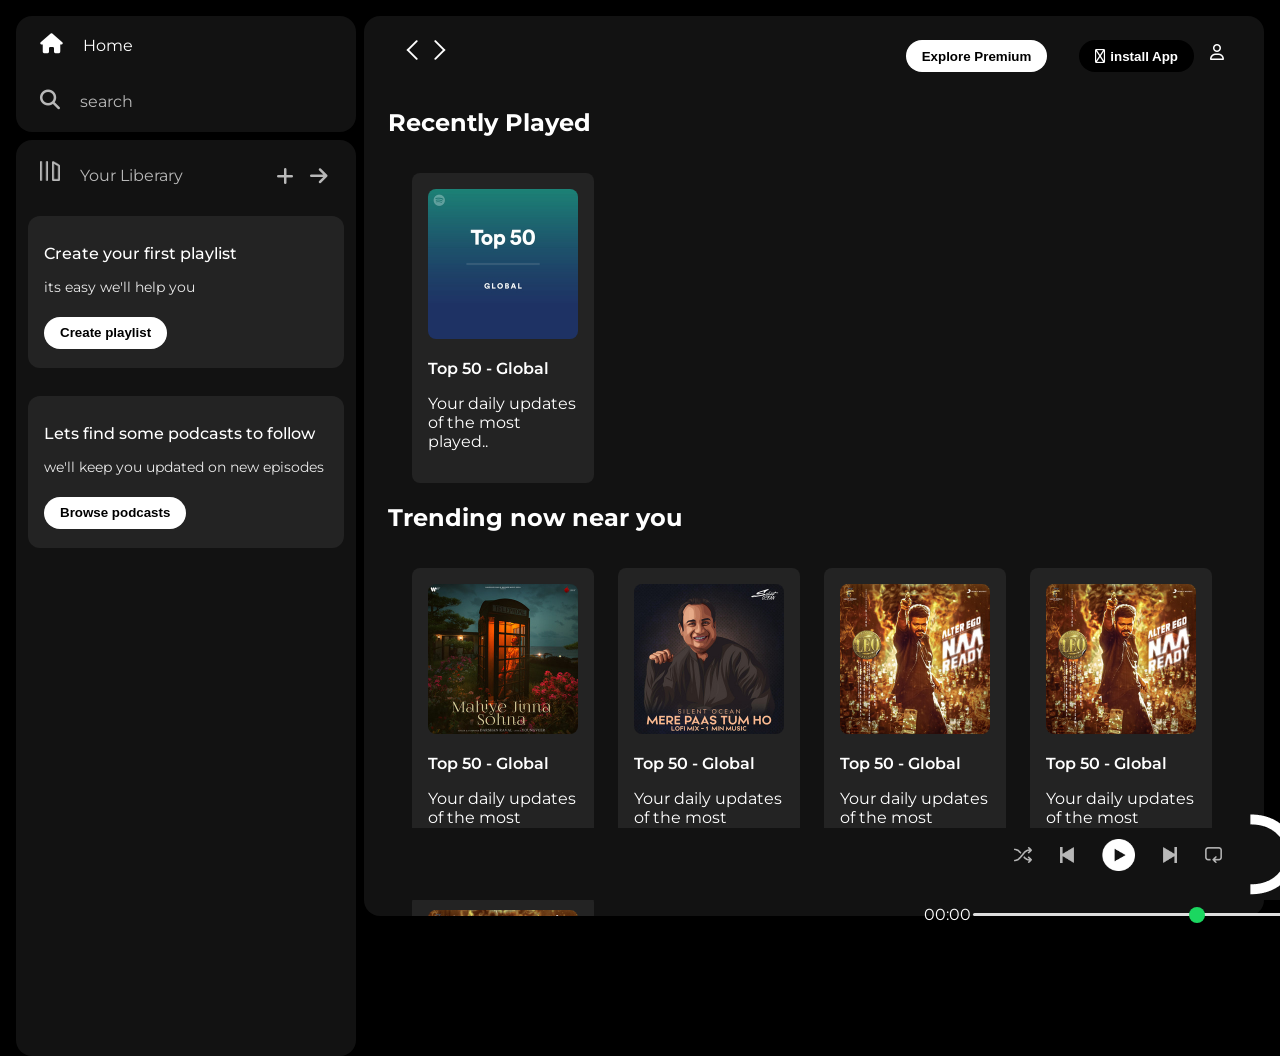
<file: index.html>
<!DOCTYPE html>       
<html lang="en">
<head>
    <meta charset="UTF-8">
    <meta name="viewport" content="width=device-width, initial-scale=1.0">
    <link rel="stylesheet" href="https://cdnjs.cloudflare.com/ajax/libs/font-awesome/6.7.2/css/all.min.css" integrity="sha512-Evv84Mr4kqVGRNSgIGL/F/aIDqQb7xQ2vcrdIwxfjThSH8CSR7PBEakCr51Ck+w+/U6swU2Im1vVX0SVk9ABhg==" crossorigin="anonymous" referrerpolicy="no-referrer" />
    <link rel="icon" href="./assets/logo.png" /> 
    <title> Spotify - Web Player: Music for everyone</title>
    <link rel="stylesheet" href="spotify.css"/>
    <link rel="preconnect" href="https://fonts.googleapis.com">
<link rel="preconnect" href="https://fonts.gstatic.com" crossorigin>
<link href="https://fonts.googleapis.com/css2?family=Montserrat:ital,wght@0,300;1,300&display=swap" rel="stylesheet">
</head> 
<body>
    <div class="main">
        <div class="sidebar">
            <div class="nav">
                <div class="nav-option" style="opacity: 1;">
                    <i class="fa-solid fa-house"></i>
                    <a href="#">Home</a>
                </div>
                <div class="nav-option">
                    <i class="fa-solid fa-magnifying-glass"></i>
                    <a href="#">search</a>
                </div>
                <div class="icon">
                </div>
            </div>
            <div class="library">
            <div class="option">
                <div class="lib-option nav-option">
                    <img src="./assets/library_icon.png" />
                    <a href="#">Your Liberary</a>
            </div>
            <div class="icons">
                <i class="fa-solid fa-plus"></i>
                <i class="fa-solid fa-arrow-right"></i>
            </div>
            </div>
            <div class="lib-boxes">
                <div class="box">
                  <p class="box-p1">Create your first playlist</p>
                  <p class="box-p2">its easy we'll help you</p>
                  <button class="badge">Create playlist</button>
                </div>
                <div class="box">
                  <p class="box-p1">Lets find some podcasts to follow</p>
                  <p class="box-p2">we'll keep you updated on new episodes</p>
                  <button class="badge">Browse podcasts</button>
                </div>
            </div>
        </div>
        </div>
        <div class="main-content">
            <div class="sticky-nav">
                <div class="sticky-nav-icons">
               <img src="./assets/backward_icon.png" > 
               <img src="/assets/forward_icon.png" class="hide ">
            </div>
            <div class="sticky-nav-options">
                 <button class="badge nav-item hide">Explore Premium</button>
                 <button class="badge nav-item dark-badge"><i class="fa-regular fa-circle-arrow-down" style="margin-right: 5px;"></i>install App</button>
                <i class="fa-regular fa-user nav-item"></i>
            </div>
               
                </div>
            <div class="cards">


                <h2>Recently Played</h2>
                <div class="cards-container">
                    <div class="card">
                        <img src="assets/card1img.jpeg" class="card-img">
                        <p class="card-title">Top 50 - Global</p>
                        <p class="card-information">Your daily updates of the most played..</p>
                    </div>
                </div>
                
                <h2>Trending now near you</h2>
                <div class="cards-container">
                    <div class="card">
                        <img src="assets/card2img.jpeg" class="card-img">
                        <p class="card-title">Top 50 - Global</p>
                        <p class="card-information">Your daily updates of the most played..</p>
                    </div>
                    <div class="card">
                        <img src="assets/card3img.jpeg" class="card-img">
                        <p class="card-title">Top 50 - Global</p>
                        <p class="card-information">Your daily updates of the most played..</p>
                    </div>
                    <div class="card">
                        <img src="assets/card4img.jpeg" class="card-img">
                        <p class="card-title">Top 50 - Global</p>
                        <p class="card-information">Your daily updates of the most played..</p>
                    </div>
                     <div class="card">
                        <img src="assets/card4img.jpeg" class="card-img">
                        <p class="card-title">Top 50 - Global</p>
                        <p class="card-information">Your daily updates of the most played..</p>
                    </div>
                     <div class="card">
                        <img src="assets/card4img.jpeg" class="card-img">
                        <p class="card-title">Top 50 - Global</p>
                        <p class="card-information">Your daily updates of the most played..</p>
                    </div>
                    </div>

                       <h2>Feature charts</h2>
                <div class="cards-container">
                    <div class="card">
                        <img src="assets/card5img.jpeg" class="card-img">
                        <p class="card-title">Top 50 - Global</p>
                        <p class="card-info">Your daily updates of the most played..</p>
                    </div>
                    <div class="card">
                        <img src="assets/card6img.jpeg" class="card-img">
                        <p class="card-title">Top Songs - India</p>
                        <p class="card-info">Your daily updates of the most played..</p>
                    </div>
                    <div class="card">
                        <img src="assets/card1img.jpeg" class="card-img">
                        <p class="card-title">Top 50 - Global</p>
                        <p class="card-info">Your daily updates of the most played...</p>
                    </div>
                </div>
           <div class="footer">
                <div class="line"></div>
           </div>   
        </div>
        <div class="music-player"> 
            <div class="album"></div>
            <div class="player">
                <div class="player-controls">
                    <img src="/assets/player_icon1.png" class="player-control-icon">
                    <img src="/assets/player_icon2.png" class="player-control-icon">
                   <img src="/assets/player_icon3.png" class="player-control-icon" style="opacity: 1;height: 2rem">
                  <img src="/assets/player_icon4.png" class="player-control-icon">
                  <img src="/assets/player_icon5.png" class="player-control-icon">                                                                                     <img src="/assets/player_icon1.png" class="player-controls-icon">
                </div>
                <div class="playback-bar">
                    <span class="curr-time">00:00</span>
                    <input type="range" min="0" max="100" class="progress-bar"  step="1">
                    <span class="tot-time">3:33</span>
                </div>
            </div>
            <div class="control"></div>
        </div>
    </div>
</body>
</html>
</file>
<file: spotify.css>
body {
  font-family: "Montserrat", sans-serif;
  font-optical-sizing: auto;
  font-weight: 400;
  font-style: normal;
  background-color: black;
  color: #fff;
  overflow: hidden ;
}

.main {
    display: flex;
    height: 100vh;
    padding: 0.5rem ;
}

.sidebar {
    background-color: #000;
    width: 340px;
     border-radius: 1rem;   /* 16px */
     margin-right: 0.5rem  ;
}

.main-content{
    background-color: #121212;
    flex: 1;
    border-radius: 1rem;
    overflow: auto;
    padding: 0 1.5rem 0 1.5rem;
}

.music-player {
    background-color: #121212;
    position: fixed;
    bottom: 0px;
    width: 100%;
    height: 72px;
}

a {
    text-decoration: none;
    color: #fff; 
}
 
.nav {
    background-color: #121212;
    border-radius: 1rem;
    display: flex;
    flex-direction: column;
    justify-content: center;
    height: 100px;
    padding: 0.5rem 0.75rem;
}

.nav-option {
    line-height: 2.5rem;
    opacity: 0.7 ;
    padding: 0.5rem 0.75rem;
}


.nav-option:hover {
    opacity: 1 ; 
}

.nav-option i {
    font-size: 1.25rem;
}

.nav-option a {
    font-size: 1rem;
    margin-left: 1rem;
}

.library {
    background-color: #121212;
    border-radius: 1rem;
    height: 100%;
    margin-top: 0.5rem;
    padding: 0.5rem 0.75rem;
}

.option {
    display: flex;
    justify-content: space-between ;
    align-items: center ;
}

.lib-option img {
    height: 1.25rem;
    width: 1.25rem ;
}

.icons {
    font-size: 1.25rem;
   
    display: flex ;
}

.icons i {
     opacity: 0.7;
    margin-right: 1rem ;
}

.icons i:hover{
    opacity: 1 ;
}

.box {
    background-color: #232323;
    height: 8rem;
    border-radius: 0.75rem;
    margin: 0.75rem 0 1.75rem 0;
    padding: 0.75rem 1rem;
}

.box-p1 {
    font-size: 1rem;
    font-weight: 500;
}


.box-p2 {
    font-size: 0.85rem;
    opacity: 0.9;
}

.badge {
    background-color: #fff;
    border: none;
    border-radius: 100px;
    padding: 0.25rem 1rem;
    font-weight: 700;
    margin-top: 0.5rem;
    height: 2rem ;
    width: fit-content;
}

.dark-badge {
    background-color: #000;
    color: #fff;
}

.sticky-nav {
    position: sticky;
    top: 0;
    background-color: #121212;
    display: flex;
    justify-content: space-between;
    align-items: center;
    padding: 1rem 0 1rem 0;
    z-index: 10;
}

.sticky-nav-icons {
    margin-left: 0.75rem;
}

.sticky-nav-options {
    display: flex;
    justify-content: center;
    align-items: center;
}

.sticky-nav-options button {
     margin-left: 1rem;
}

.nav-item {
    margin-right: 1rem;
}

@media (max-width: 100px) {  /* hide krne k liye option nhi dekheghn premium vale */
    .hide {
        display: none ;
    }
}

.card {
    background-color: #232323;
    width: 150px;
    border-radius: 0.5rem;
    padding: 1rem;
    margin-left: 1.5rem;
    margin-top: 1rem;
}

.cards-container {
    display: flex;
    flex-wrap: wrap;
}

.card-img {
    width: 100%;
    border-radius: 0.5rem;
}

.card-title {
    font-weight: 600;
}

.card-info {
    font-size: 0.85rem;
    opacity: 0.5;
}

.footer {
    height: 300px;
    display: flex;
    align-items: center;
    justify-content: center;
}

.line {
     width: 90%;
     height: 50%;
     border-top: 1px solid white;
     opacity: 0.4;
}

.music-player {
    display: flex;
    justify-content: space-between;
    align-items: center;
}

.album {
    width: 25%;
}

.player {
    width: 50%;
}

.controls {
    width: 25%;
}

.player-controls {
    display: flex;
    justify-content: center;
    align-items: center;

}

.player-control-icon {
    height: 1rem;
    margin-right: 1.75rem;
    opacity: 0.7;
}
.player-control-icon:hover {
    opacity: 1;
}

.playback-bar {
    display: flex;
    justify-content: center;
    align-items: center;
}

.progress-bar {
    width: 70%;
    appearance: none;
    background-color: transparent;
    cursor: pointer;
}

.progress-bar::-webkit-slider-runnable-track{
    background-color: #ddd;
    border-radius: 100px;
    height: 0.2rem;

}

.progress-bar::-webkit-slider-thumb {
    appearance: none;
    height: 16px;
    width: 1rem;
    background-color: #1bd760;
    border-radius: 50%;
    margin-top: -6px;
}
</file>
